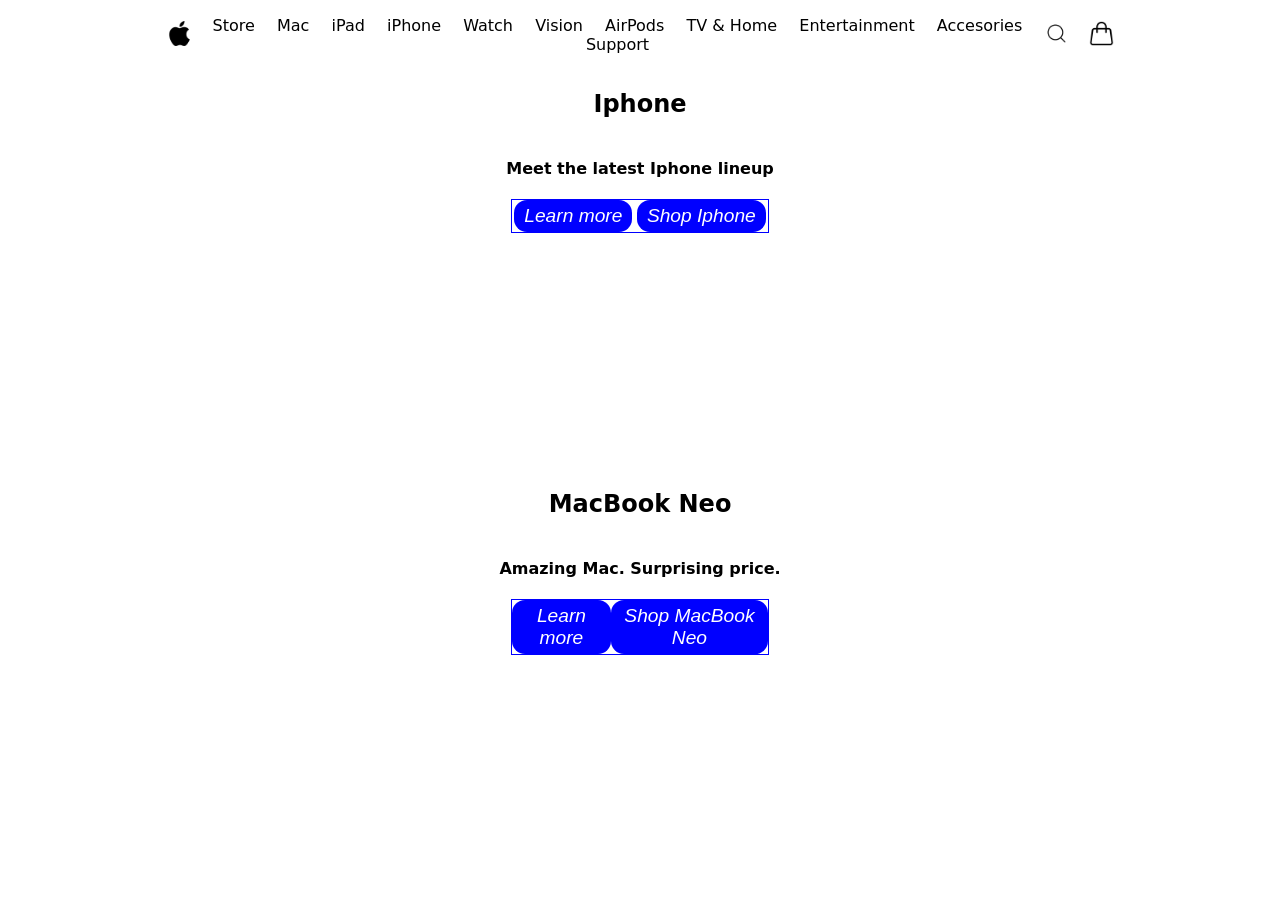
<file: Ejercicios/Pagina de Apple/index.html>
<!DOCTYPE html>
<html lang="en">
<head>
    <meta charset="UTF-8">
    <meta name="viewport" content="width=device-width, initial-scale=1.0">
    <title>Apple</title>
    <link rel="stylesheet" href="css/styles.css">
</head>

<body>


    <header>
        <div class="iconos-header">
            <img src="./img/apple-logo.png" alt="Apple Logo">
        </div>
        
        <nav>   
            <ul>
                <li><a href="https://www.apple.com/store">Store</a></li>
                <li><a href="https://www.apple.com/Mac">Mac</a></li>
                <li><a href="https://www.apple.com/ipad">iPad</a></li>
                <li><a href="https://www.apple.com/iphone">iPhone</a></li>
                <li><a href="https://www.apple.com/watch">Watch</a></li>
                <li><a href="https://www.apple.com/vision">Vision</a></li>
                <li><a href="https://www.apple.com/airpods">AirPods</a></li>
                <li><a href="https://www.apple.com/tv-home">TV & Home</a></li>
                <li><a href="https://www.apple.com/entertainment">Entertainment</a></li>
                <li><a href="https://www.apple.com/accessories">Accesories</a></li>
                <li><a href="https://www.apple.com/support">Support</a></li>
            </ul>
        </nav>

        <div class="iconos-container">

            <div class="iconos-header">

                <img src="./img/search-logo.png" alt="Search Logo">
            </div>

            <div class="iconos-header">
                <img src="./img/bag-logo.png" alt="Cart Logo">
            </div>
        </div>
    </header>

    <main>

        <section id="Iphone">
            <h1>Iphone</h1>
            <h4>Meet the latest Iphone lineup</h4>


            <div class="button-container">
                <button class="button-obj">Learn more</button>
                <button class="button-obj">Shop Iphone</button>
            </div>
        </section>

        <section id="MacBook-Neo">
            <h1>MacBook Neo</h1>
            <h4>Amazing Mac. Surprising price.</h4>

            <div class="button-container">
                <button class="button-obj">Learn more</button>
                <button class="button-obj">Shop MacBook Neo</button>
            </div>
        </section>
        <section></section>
    </main>

    <footer>
        
    </footer>
</body>
</html>
</file>
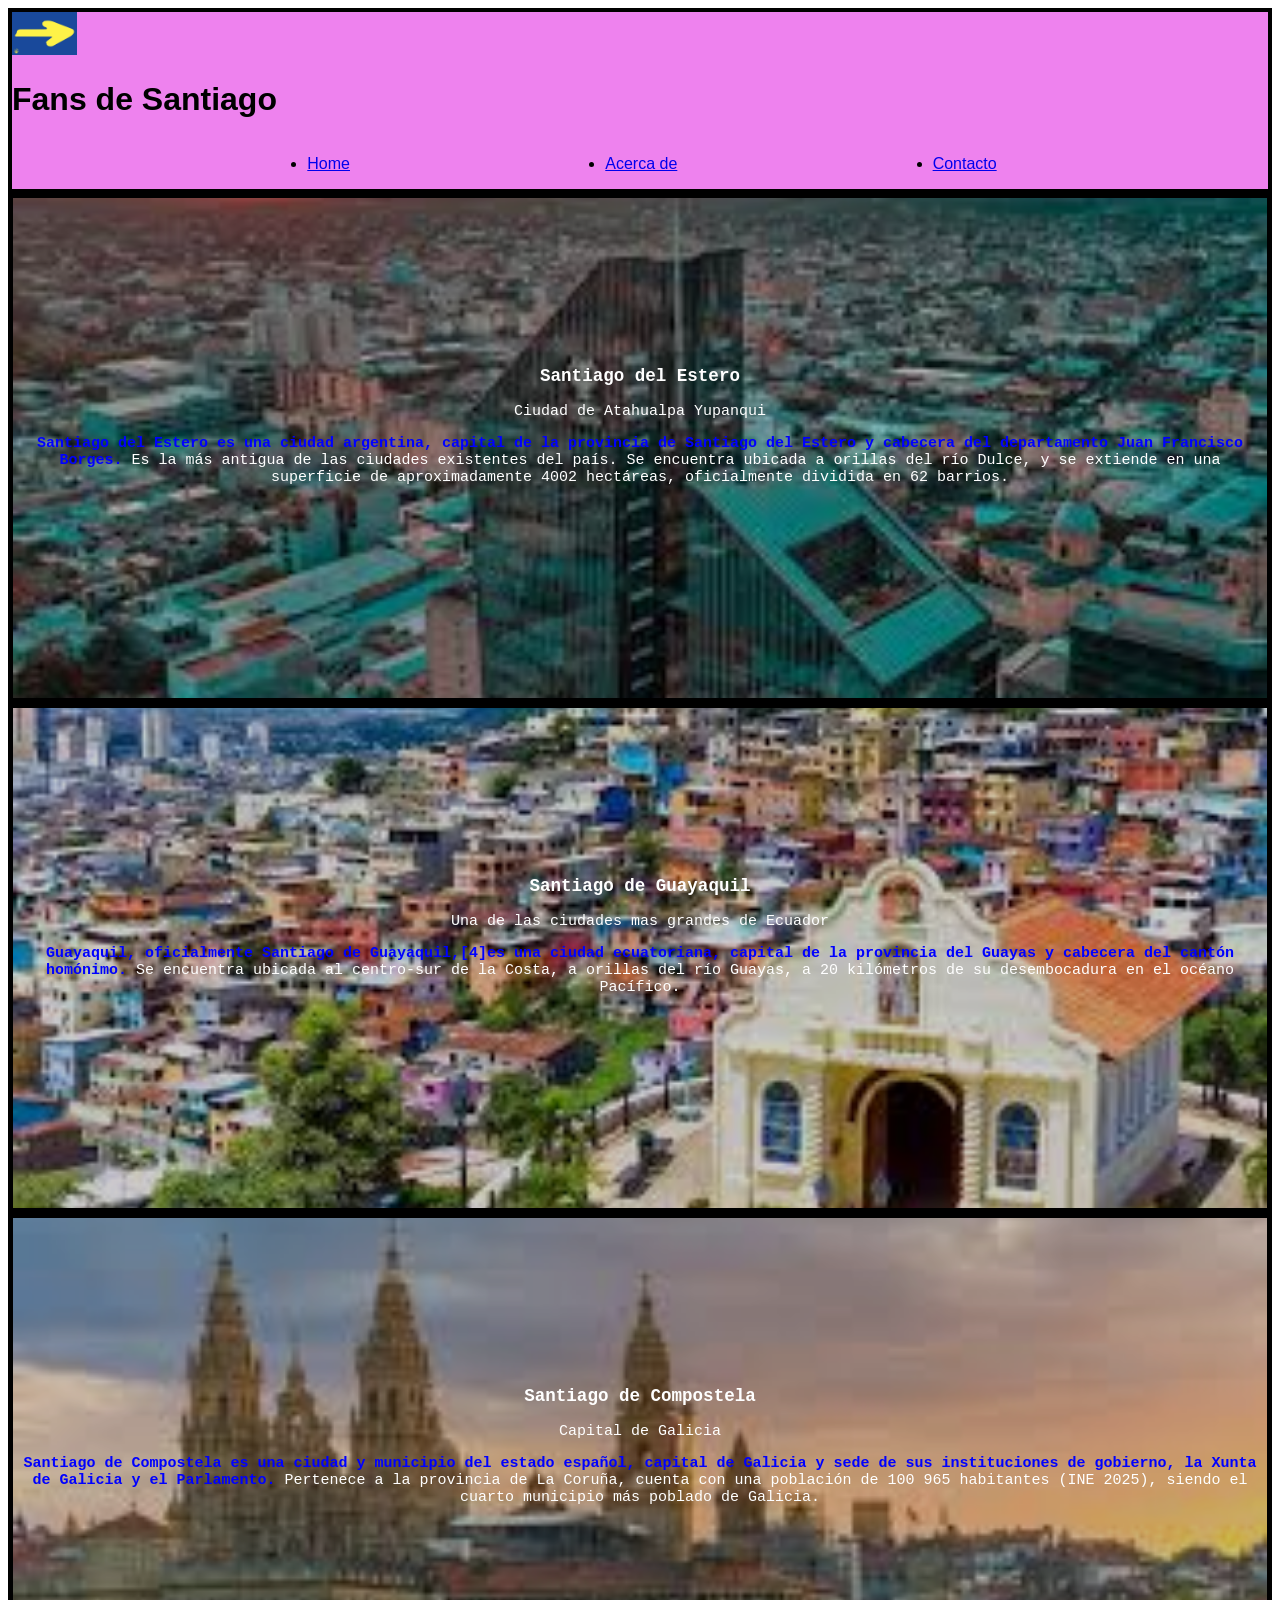
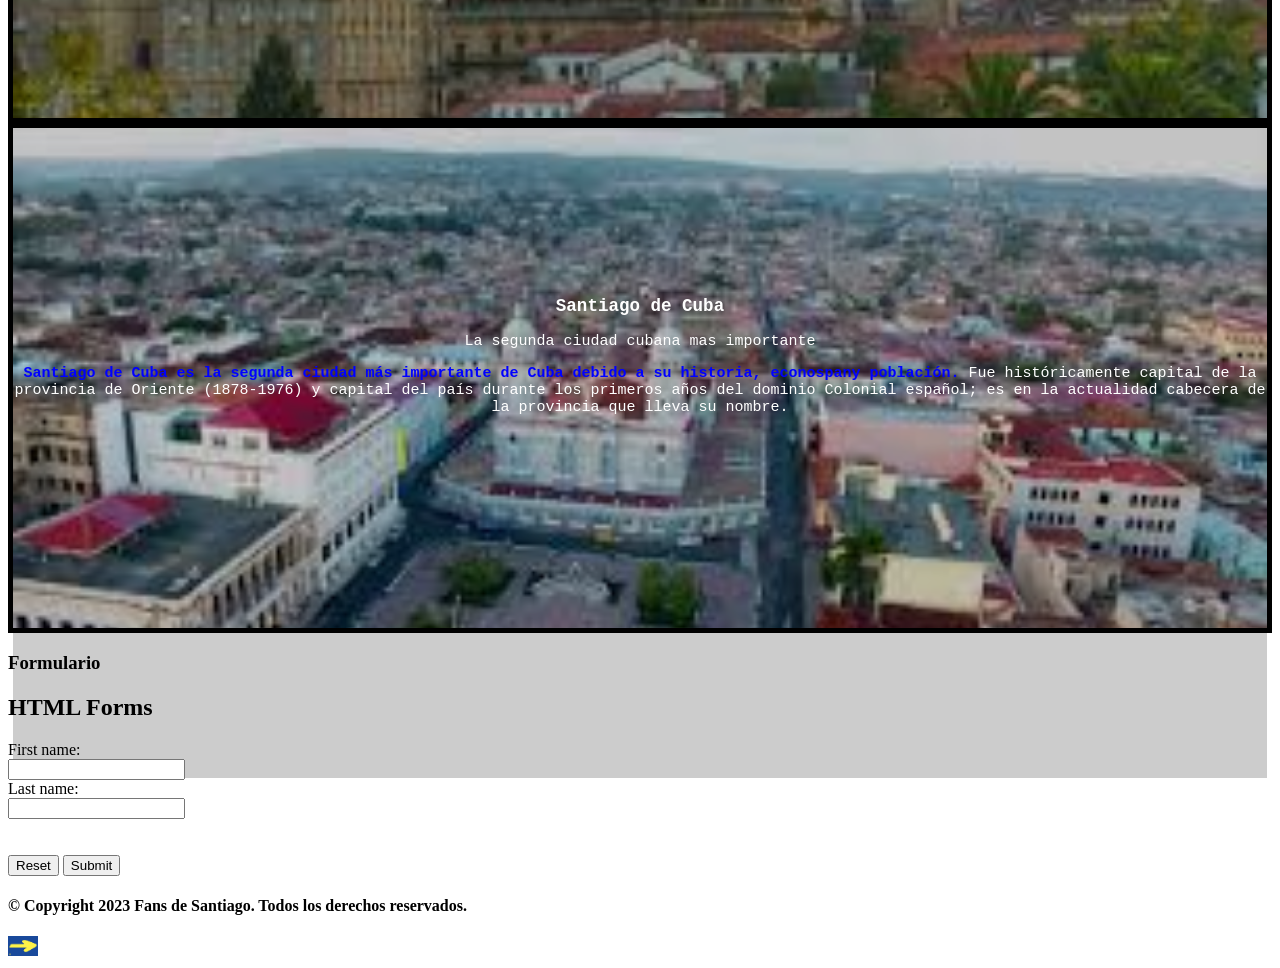
<file: Apuntes/00-html-css/Clase 3/index.html>
<!DOCTYPE html>
<html lang="en">

    <!--información no visible en la pagina-->
    <head>
        <meta charset="UTF-8"> <!--set de caracteres-->

        <!--viewport para diseño responsivo en cualquier dispositivo-->
        <!-- Ajusta el contenido al ancho de la pantalla -->
        <meta name="viewport" content="width=device-width, initial-scale=1.0"> 
        <title>Pagina de santiago (emulación)</HTMl></title> <!--titulo de la pagina, se muestra en la pestaña del navegador-->

        <!--css interno, no recomendado: 
        <style>
            header {
                background-color: violet; 
                border:4px solid black; 
                /** Fuentes web-safe (compatibilidad universal): https://www.w3schools.com/cssref/css_websafe_fonts.php */
                font-family: Arial, Helvetica, sans-serif;
            }
        </style>
        -->


        <!--External css o css externo-->
        <!--enlaza el archivo css styles.css-->
        <link rel="stylesheet" href="css/styles.css">

    </head>


    <body>

        <!--encabezado, parte superior de la pagina-->
        <header>
            
            <!--primer contenedor de la pagina, con logo y titulo-->
            <div>

                <!--* Se utiliza div para elementos en linea como img para luego poder manipularlo con css-->
                <div>
                    <img src="./img/imagen-flecha-amarilla.jpg" 
                    alt="Logo de la pagina"
                    class="Logo"> 
                </div>

                <h1>Fans de Santiago</h1>
            </div>

            <nav class="Menu"> <!--menu de navegacion-->
                <ul class="Elemento-Menu">
                    <li><a href="#">Home</a></li>
                    <li><a href="#">Acerca de</a></li>
                    <li><a href="#">Contacto</a></li>
                </ul>
            </nav>

        </header>

        <!--contenido principal de la pagina-->
        <main>

            <!--sección 1-->
            <section>
                <div class="Ciudad" id="estero">

                    <div class="Ciudad-texto">
                        <h3>Santiago del Estero</h3>
                        <p>Ciudad de Atahualpa Yupanqui</p>

                        <p>
                            <span class="destacado">Santiago del Estero es una ciudad argentina, capital de la provincia de Santiago del Estero y cabecera del departamento Juan Francisco Borges.</span>
                        
                            Es la más antigua de las ciudades existentes del país. Se encuentra ubicada a orillas del río Dulce, y se extiende en una superficie de aproximadamente 4002 hectáreas, oficialmente dividida en 62 barrios.
                        </p>
                    </div>
                    
                    </div>
                </div>

                <div class="Ciudad" id="guayaquil">

                    <div class="Ciudad-texto">

                        <h3>Santiago de Guayaquil</h3>
                        <p>Una de las ciudades mas grandes de Ecuador</p>

                        <p>
                            <span class="destacado">Guayaquil, oficialmente Santiago de Guayaquil,[4]​es una ciudad ecuatoriana, capital de la provincia del Guayas y cabecera del cantón homónimo.</span>
                            
                            Se encuentra ubicada al centro-sur de la Costa, a orillas del río Guayas, a 20 kilómetros de su desembocadura en el océano Pacífico.
                        </p>
                    </div>

                </div>

                <div class="Ciudad" id="compostela">

                    <div class="Ciudad-texto">
                        
                        <h3>Santiago de Compostela</h3>
                        <p>Capital de Galicia</p>

                        <p>
                            <span class="destacado">Santiago de Compostela es una ciudad y municipio del estado español, capital de Galicia y sede de sus instituciones de gobierno, la Xunta de Galicia y el Parlamento.</span>
                            
                            Pertenece a la provincia de La Coruña, cuenta con una población de 100 965 habitantes (INE 2025), siendo el cuarto municipio más poblado de Galicia.
                        </p>

                    </div>
                </div>

                <div class="Ciudad" id="cuba">


                    <!--div de ciudad texto-->
                    <div class="Ciudad-texto">
                        <h3>Santiago de Cuba</h3>
                        <p>La segunda ciudad cubana mas importante</p>

                        <p>
                            <span class="destacado">Santiago de Cuba es la segunda ciudad más importante de Cuba debido a su historia, econospany población.</span>
                            
                            Fue históricamente capital de la provincia de Oriente (1878-1976) y capital del país durante los primeros años del dominio Colonial español; es en la actualidad cabecera de la provincia que lleva su nombre.
                        </p>

                    </div>
                </div>
            </section>

            <!--sección 2: formulario-->
            <section>
                <h3>Formulario</h3>
                <h2>HTML Forms</h2>

                <form action="/action_page.php">

                    <label for="fname">First name:</label><br>
                    <input type="text" id="fname" name="fname"><br>
                    
                    <label for="lname">Last name:</label><br>
                    <input type="text" id="lname" name="lname"><br><br>
                    
                    <br>
                    <input type="reset">
                    <input type="submit" value="Submit">
                </form>
                
            </section>

        </main>

        <!--pie de pagina, parte inferior de la pagina-->
        <footer>
            <h4>&#169 Copyright 2023 Fans de Santiago. Todos los derechos reservados.</h4>

            <div>
                <img src="./img/imagen-flecha-amarilla.jpg" 
                alt="Logo de la pagina" 
                style="width: 30px;"
                class="Logo"> <!--css en linea-->
            </div>
            
        </footer>
    </body>


</html>
</file>
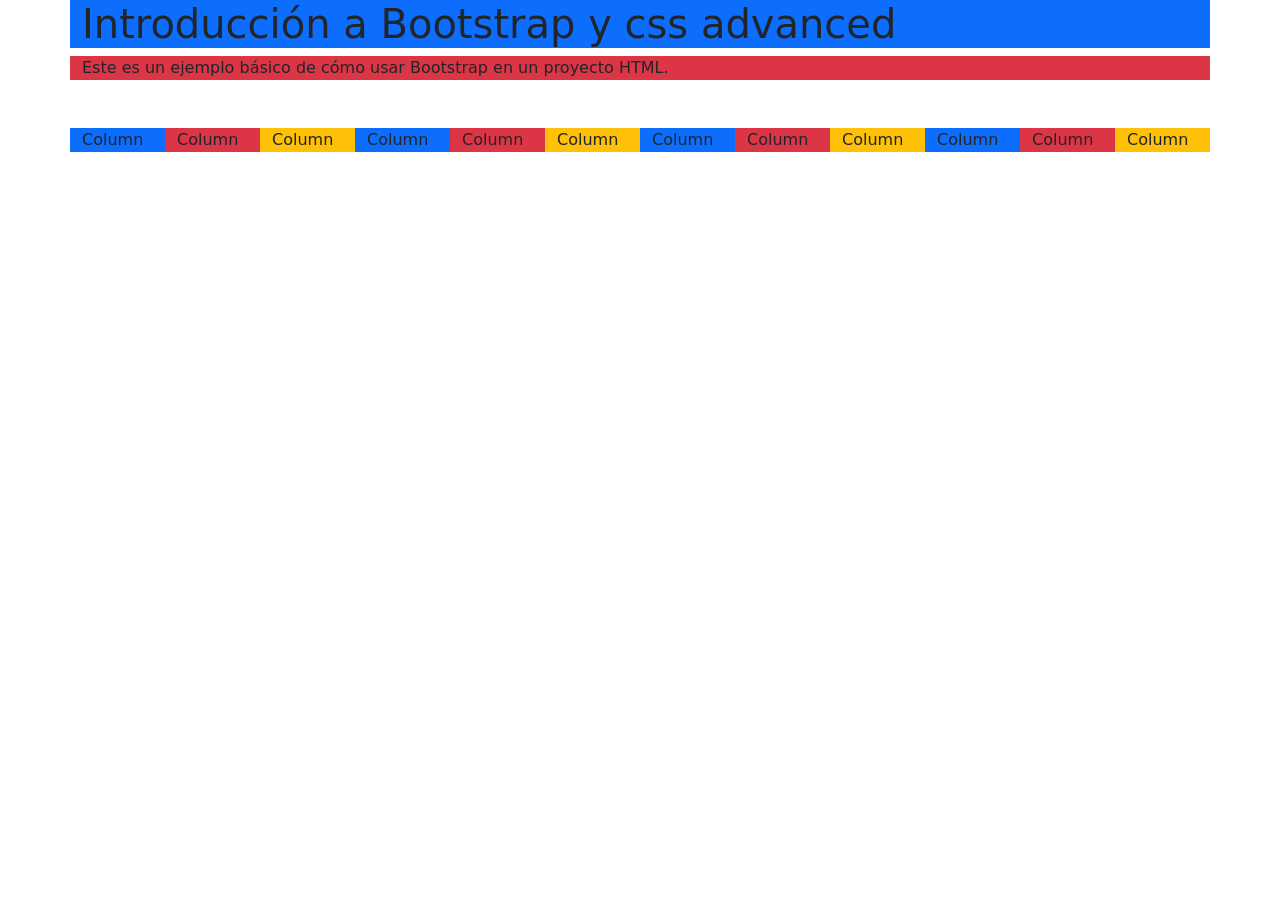
<file: Apuntes/00-html-css/Clase 6/index.html>
<!DOCTYPE html>
<html lang="en">

<head>
    <meta charset="UTF-8">
    <meta name="viewport" content="width=device-width, initial-scale=1.0">
    <title>Introducción a bootstrap</title>
    <link rel="stylesheet" href="./css/styles.css">
    <link href="https://cdn.jsdelivr.net/npm/bootstrap@5.0.2/dist/css/bootstrap.min.css" rel="stylesheet"
        integrity="sha384-EVSTQN3/azprG1Anm3QDgpJLIm9Nao0Yz1ztcQTwFspd3yD65VohhpuuCOmLASjC" crossorigin="anonymous">

</head>

<body>

    <div class="container bg-primary">
        <h1>Introducción a Bootstrap y css advanced</h1>
    </div>
    <div class="container bg-danger">
        <p>Este es un ejemplo básico de cómo usar Bootstrap en un proyecto HTML.</p>
    </div>


    <div class="container mt-5">
            <div class="row">
                <div class="col bg-primary">
                    Column
                </div>
                <div class="col bg-danger">
                    Column
                </div>
                <div class="col bg-warning">
                    Column
                </div>

                <div class="col bg-primary">
                    Column
                </div>
                <div class="col bg-danger">
                    Column
                </div>
                <div class="col bg-warning">
                    Column
                </div>

                <div class="col bg-primary">
                    Column
                </div>
                <div class="col bg-danger">
                    Column
                </div>
                <div class="col bg-warning">
                    Column
                </div>

                <div class="col bg-primary">
                    Column
                </div>
                <div class="col bg-danger">
                    Column
                </div>
                <div class="col bg-warning">
                    Column
                </div>

            </div>
    </div>

    


</body>

</html>
</file>
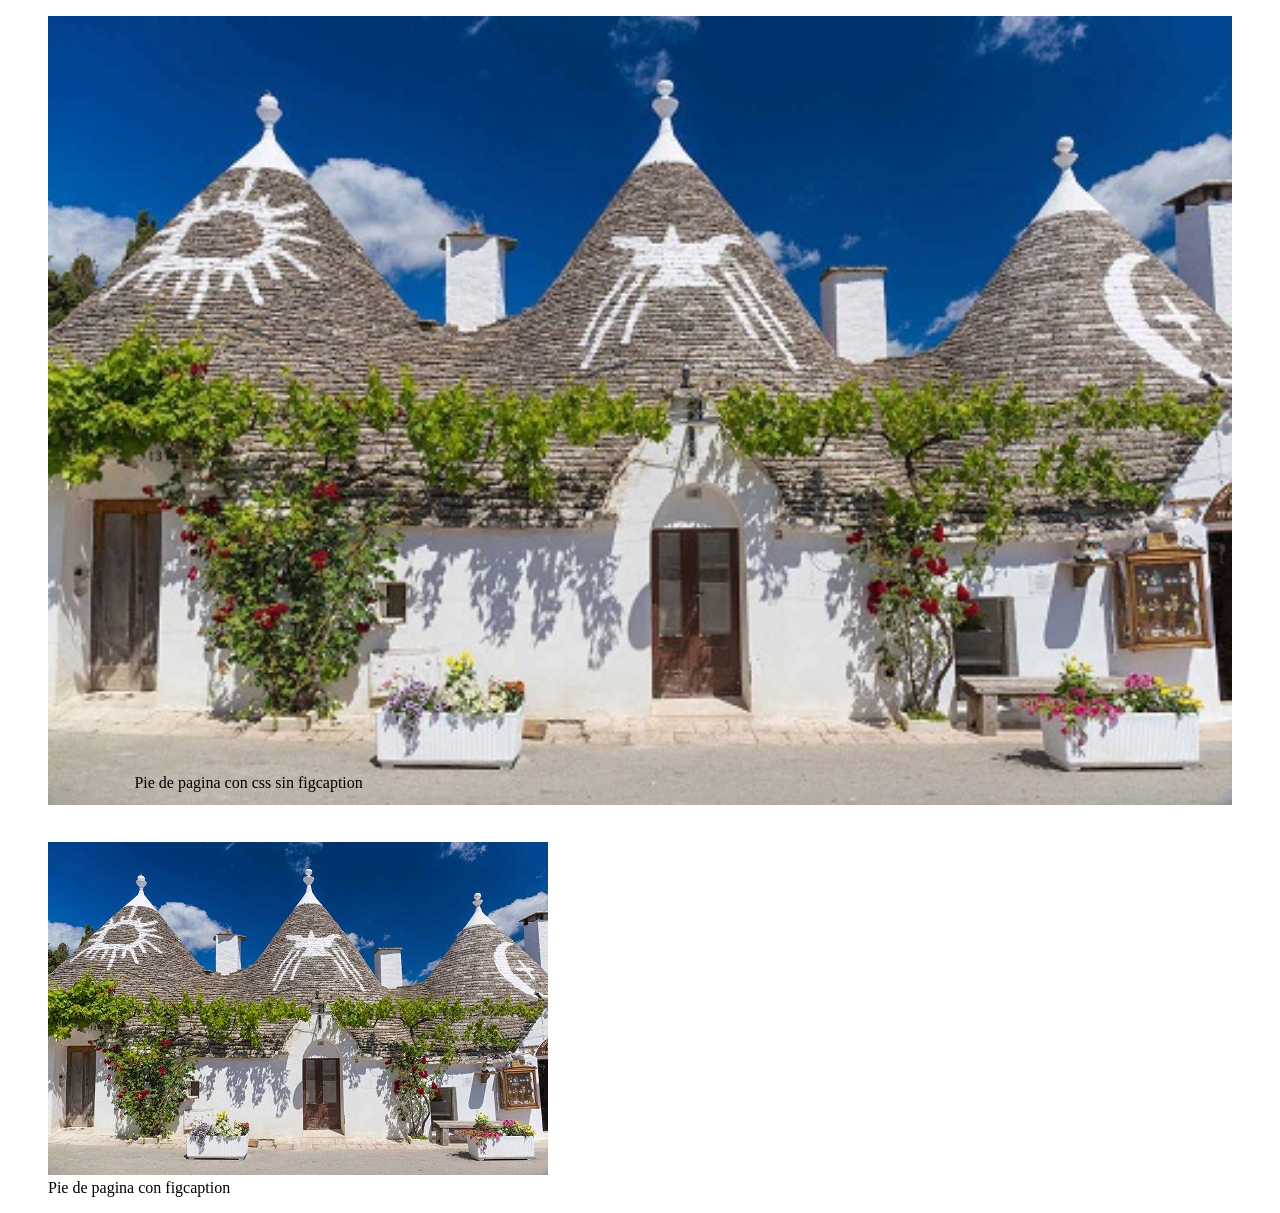
<file: Ejercicios/Etiquetas/Pie de pagina/index.html>
<!DOCTYPE html>
<html lang="en">
<head>
    <meta charset="UTF-8">
    <meta name="viewport" content="width=device-width, initial-scale=1.0">
    <title>Pie de pagina con figcaption e improvisado</title>
</head>
<body>

    <figure>
        <img src="./img/image.png" alt="Trulli" style="width:100%">
    </figure>

    <!--Pie de pagina improvisado con css en linea-->
    <p style= "margin-top: -4%; margin-left: 10%;"
    >Pie de pagina con css sin figcaption</p>

    <!--Salto de linea-->
    <br>

    <figure>
        <img src="./img/image.png" alt="Imagen"></img>
        <figcaption>Pie de pagina con figcaption</figcaption>
    </figure>
    
</body>
</html>
</file>
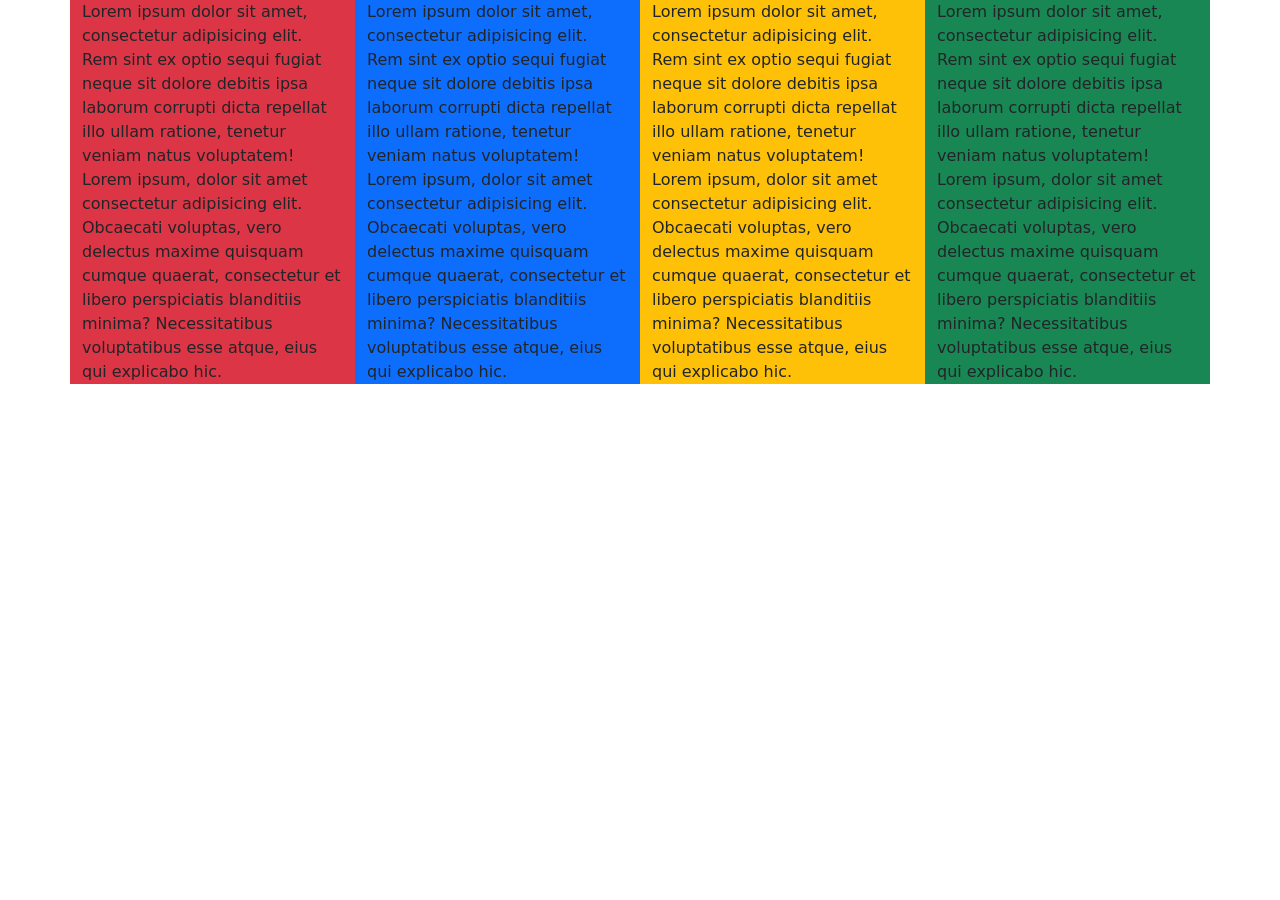
<file: Ejercicios/Etiquetas/Practicando bootstrap/index.html>
<!DOCTYPE html>
<html lang="en">

<head>
    <meta charset="UTF-8">
    <meta name="viewport" content="width=device-width, initial-scale=1.0">
    <link href="https://cdn.jsdelivr.net/npm/bootstrap@5.0.2/dist/css/bootstrap.min.css" rel="stylesheet"
        integrity="sha384-EVSTQN3/azprG1Anm3QDgpJLIm9Nao0Yz1ztcQTwFspd3yD65VohhpuuCOmLASjC" crossorigin="anonymous">

    <title>Practica</title>
</head>

<body>

    <!-- <div class="container bg-primary">
        dentro de un contenedor.
    </div>


    <div class="container-fluid bg-danger">
        de lado a lado.
    </div>

    <div class="container mt-5">
        <div class="row">
            <div class="col-1 bg-danger">
                Column 1
            </div>
            <div class="col-1 bg-primary">
                Column 2
            </div>
            <div class="col-1 bg-warning">
                Column 3
            </div>

            <div class="col-1 bg-danger">
                Column 4
            </div>
            <div class="col-1 bg-primary">
                Column 5
            </div>
            <div class="col-1 bg-warning">
                Column 6
            </div>

            <div class="col-1 bg-danger">
                Column 7
            </div>
            <div class="col-1 bg-primary">
                Column 8
            </div>
            <div class="col-1 bg-warning">
                Column 9
            </div>

            <div class="col-1 bg-danger">
                Column 10
            </div>
            <div class="col-1 bg-primary">
                Column 11
            </div>
            <div class="col-1 bg-warning">
                Column 12
            </div>
        </div>
    </div>

    <div class="container mt-5">
        <div class="row">
            <div class="col-2 bg-danger">
                Column 1
            </div>
            <div class="col-2 bg-primary">
                Column 2
            </div>
            <div class="col-2 bg-warning">
                Column 3
            </div>

            <div class="col-2 bg-danger">
                Column 4
            </div>
            <div class="col-2 bg-primary">
                Column 5
            </div>

            <div class="col-2 bg-primary">
                Column 6
            </div>
        </div>
    </div>

    <div class="container mt-5">
        <div class="row">
            <div class="col-3 bg-danger">
                Column 1
            </div>
            <div class="col-3 bg-primary">
                Column 2
            </div>
            <div class="col-3 bg-warning">
                Column 3
            </div>

            <div class="col-3 bg-danger">
                Column 4
            </div>
        </div>
    </div>

    <div class="container mt-5">
        <div class="row">
            <div class="col-4 bg-danger">
                Column 1
            </div>
            <div class="col-4 bg-primary">
                Column 2
            </div>
            <div class="col-4 bg-warning">
                Column 3
            </div>
        </div>
    </div>

    <div class="container mt-5">
        <div class="row">
            <div class="col-6 bg-danger">
                Column 1
            </div>
            <div class="col-6 bg-primary">
                Column 2
            </div>
            
        </div>
    </div> -->

    <div class="container">
        <div class="row">
            <div class="col-12 col-md-6 col-lg-3 bg-danger">Lorem ipsum dolor sit amet, consectetur adipisicing elit. Rem sint ex optio sequi fugiat neque sit dolore debitis ipsa laborum corrupti dicta repellat illo ullam ratione, tenetur veniam natus voluptatem! Lorem ipsum, dolor sit amet consectetur adipisicing elit. Obcaecati voluptas, vero delectus maxime quisquam cumque quaerat, consectetur et libero perspiciatis blanditiis minima? Necessitatibus voluptatibus esse atque, eius qui explicabo hic.</div>
            <div class="col-12 col-md-6 col-lg-3 bg-primary">Lorem ipsum dolor sit amet, consectetur adipisicing elit. Rem sint ex optio sequi fugiat neque sit dolore debitis ipsa laborum corrupti dicta repellat illo ullam ratione, tenetur veniam natus voluptatem! Lorem ipsum, dolor sit amet consectetur adipisicing elit. Obcaecati voluptas, vero delectus maxime quisquam cumque quaerat, consectetur et libero perspiciatis blanditiis minima? Necessitatibus voluptatibus esse atque, eius qui explicabo hic.</div>
            <div class="col-12 col-md-6 col-lg-3 bg-warning">Lorem ipsum dolor sit amet, consectetur adipisicing elit. Rem sint ex optio sequi fugiat neque sit dolore debitis ipsa laborum corrupti dicta repellat illo ullam ratione, tenetur veniam natus voluptatem! Lorem ipsum, dolor sit amet consectetur adipisicing elit. Obcaecati voluptas, vero delectus maxime quisquam cumque quaerat, consectetur et libero perspiciatis blanditiis minima? Necessitatibus voluptatibus esse atque, eius qui explicabo hic.</div>
            <div class="col-12 col-md-6 col-lg-3 bg-success">Lorem ipsum dolor sit amet, consectetur adipisicing elit. Rem sint ex optio sequi fugiat neque sit dolore debitis ipsa laborum corrupti dicta repellat illo ullam ratione, tenetur veniam natus voluptatem! Lorem ipsum, dolor sit amet consectetur adipisicing elit. Obcaecati voluptas, vero delectus maxime quisquam cumque quaerat, consectetur et libero perspiciatis blanditiis minima? Necessitatibus voluptatibus esse atque, eius qui explicabo hic.</div>
        </div>
    </div>

</body>

</html>
</file>
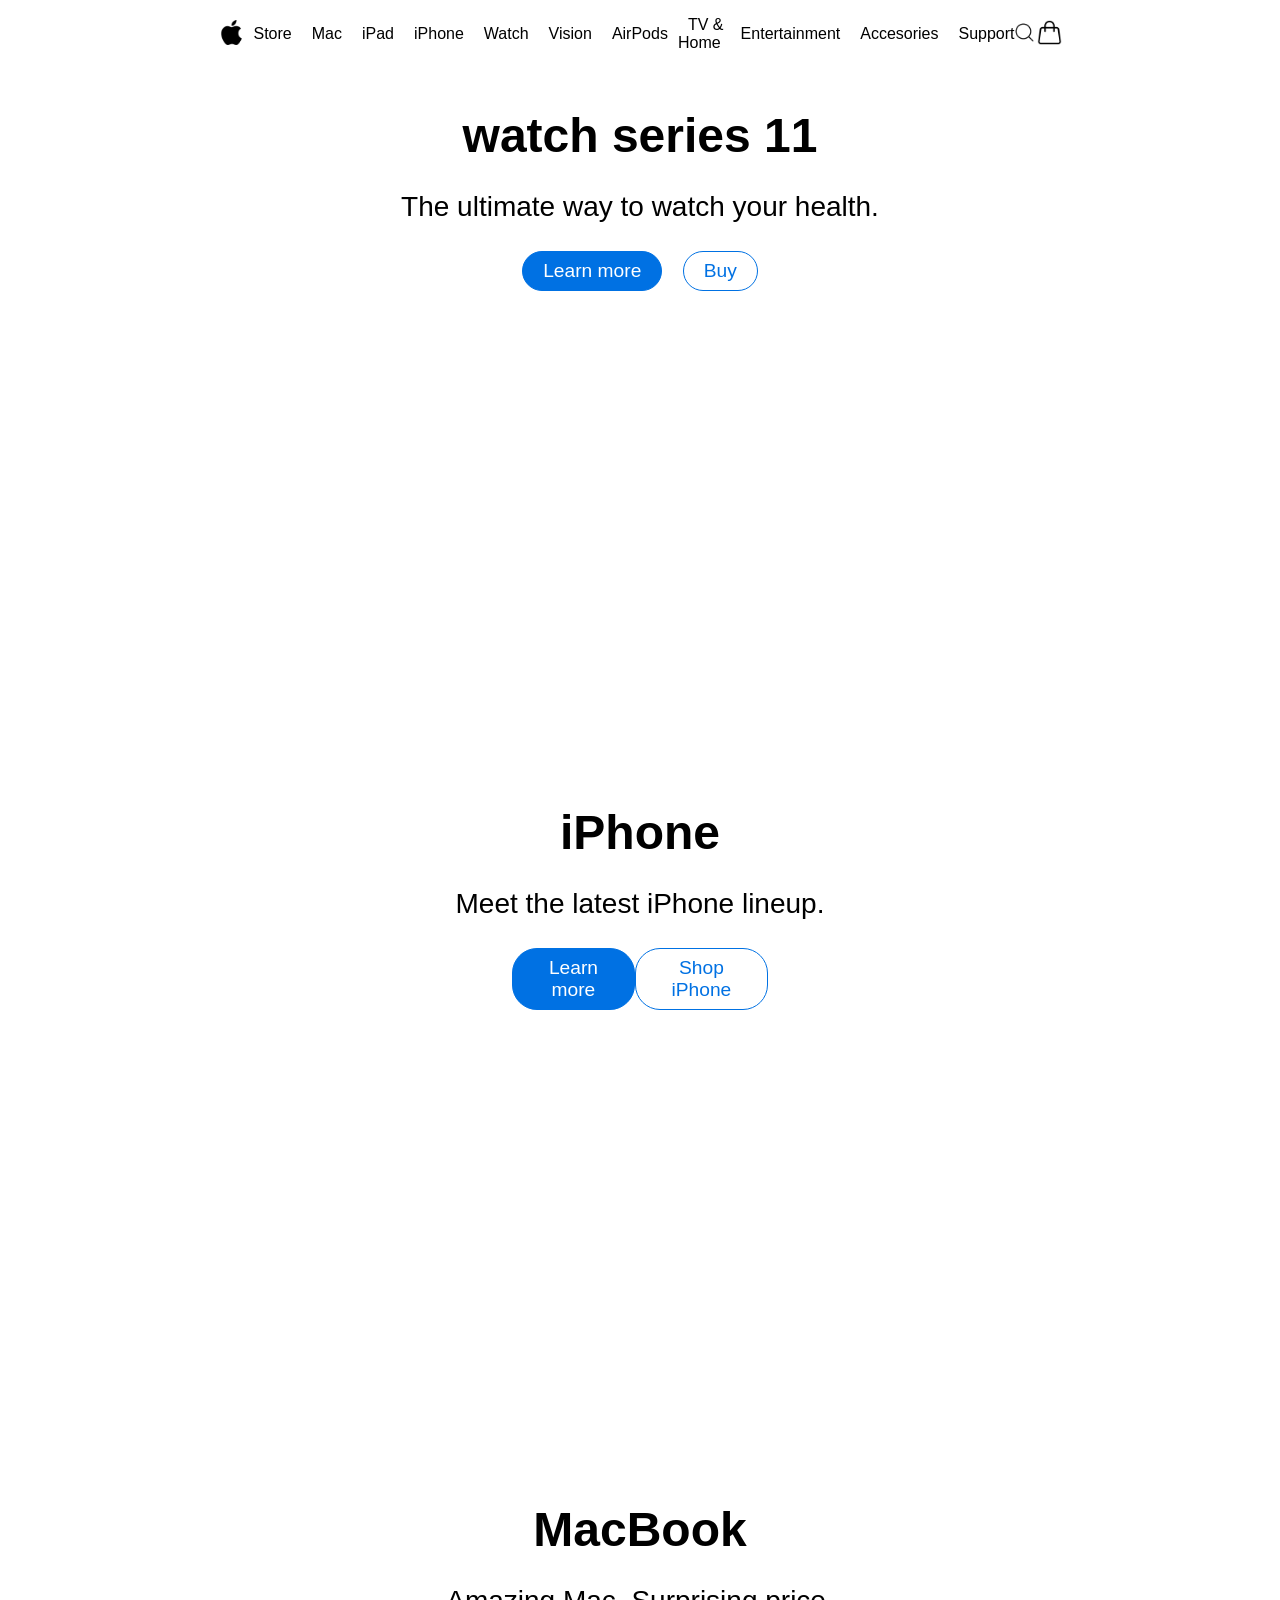
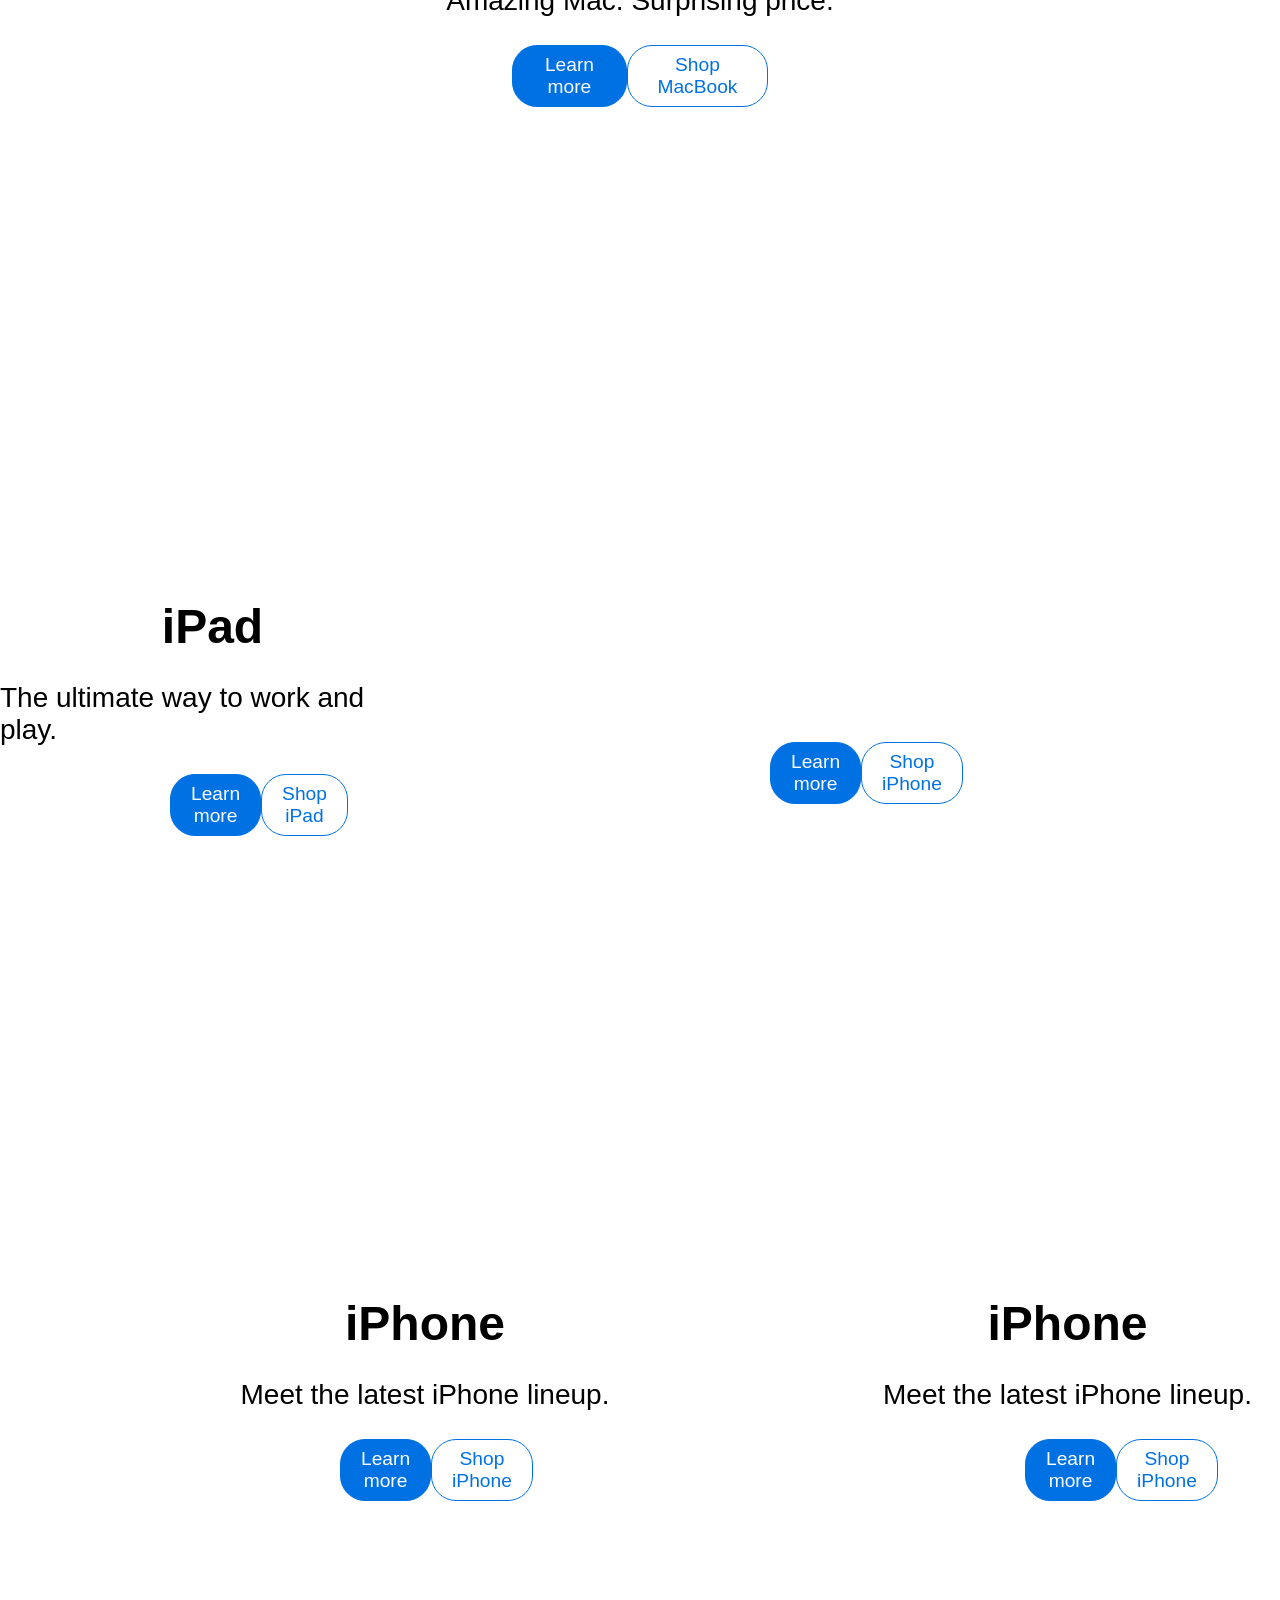
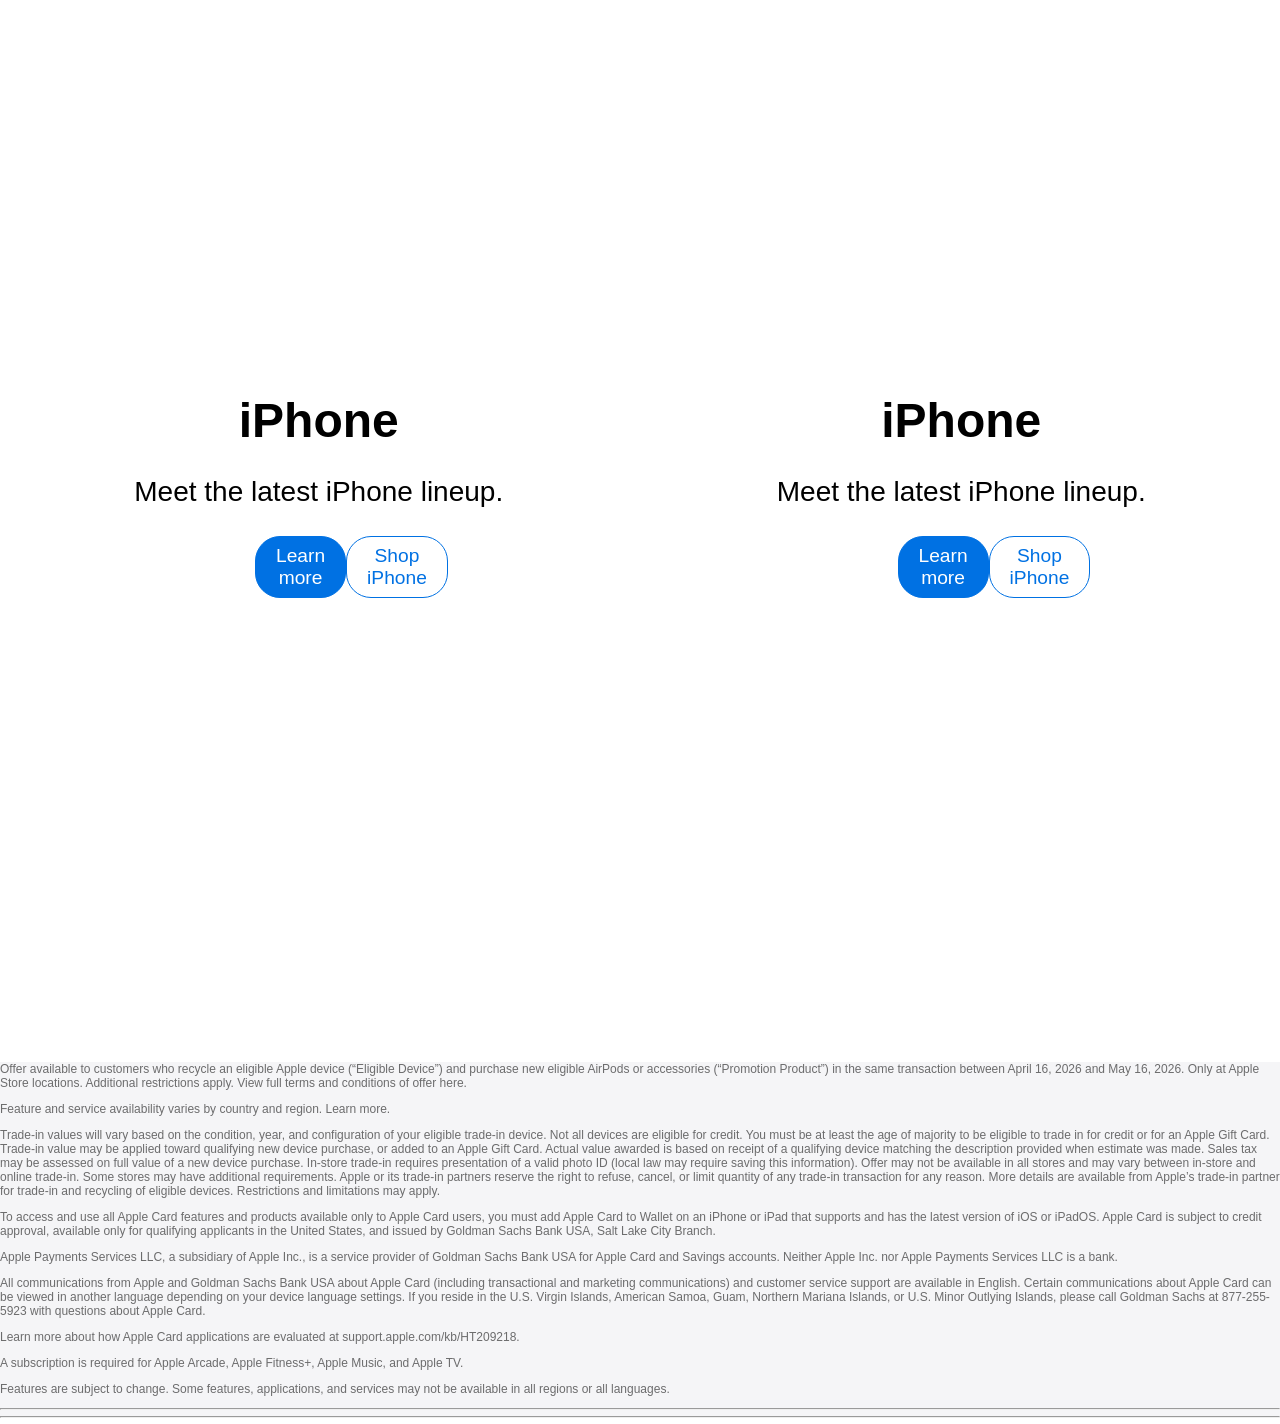
<file: Ejercicios/Paginas/Apple/index.html>
<!doctype html>
<html lang="es">

<head>
    <meta charset="UTF-8" />
    <meta name="viewport" content="width=device-width, initial-scale=1.0" />
    <title>Pagina apple</title>
    <link rel="stylesheet" href="./css/styles.css" />
</head>

<body>
    <header>
        <div class="icono-header">
            <img src="./img/apple-logo.png" alt="logo-apple" />
        </div>
        <nav>
            <ul>
                <li>
                    <a href="https://www.apple.com/store">Store</a>
                </li>

                <li>
                    <a href="https://www.apple.com/mac/">Mac</a>
                </li>

                <li>
                    <a href="https://www.apple.com/ipad/"> iPad</a>
                </li>

                <li>
                    <a href="https://www.apple.com/iphone/"> iPhone</a>
                </li>

                <li>
                    <a href="https://www.apple.com/watch/"> Watch</a>
                </li>

                <li>
                    <a href="https://www.apple.com/apple-vision-pro/"> Vision</a>
                </li>

                <li>
                    <a href="https://www.apple.com/airpods/"> AirPods </a>
                </li>

                <li>
                    <a href="https://www.apple.com/tv-home/"> TV & Home </a>
                </li>

                <li>
                    <a href="https://www.apple.com/services/"> Entertainment</a>
                </li>

                <li>
                    <a href="https://www.apple.com/shop/accessories/all">Accesories</a>
                </li>

                <li>
                    <a href="https://support.apple.com/"> Support</a>
                </li>
            </ul>
        </nav>
        <div class="icono-container">
            <div class="icono-header">
                <img src="./img/search-logo.png" alt="lupa" />
            </div>
            <div class="icono-header">
                <img src="./img/bag-logo.png" alt="bolso" />
            </div>
        </div>
    </header>

    <main>
        <section id="watch">
            <h2 class="prod-titulo">watch series 11</h2>
            <p class="prod-descripcion">The ultimate way to watch your health.</p>
            <div class="button-container">
                <div class="button">
                    <button class="btn-primario">Learn more</button>
                </div>
                <div class="button">
                    <button class="btn-secundario">Buy</button>
                </div>
            </div>
        </section>

        <section id="iphone">
            <!--  -->
            <h2 class="prod-titulo">iPhone</h2>
            <p class="prod-descripcion">Meet the latest iPhone lineup.</p>
            <div class="button-container">
                <div class="button">
                    <button class="btn-primario">Learn more</button>
                </div>
                <div class="button">
                    <button class="btn-secundario">Shop iPhone</button>
                </div>
            </div>
        </section>

        <section id="macbook">
            <h2 class="prod-titulo">MacBook</h2>
            <p class="prod-descripcion">Amazing Mac. Surprising price.</p>
            <div class="button-container">
                <div class="button">
                    <button class="btn-primario">Learn more</button>
                </div>
                <div class="button">
                    <button class="btn-secundario">Shop MacBook</button>
                </div>
            </div>
        </section>

        <div class="section-container">
            <section id="ipad">
                <h2 class="prod-titulo">iPad</h2>
                <p class="prod-descripcion">The ultimate way to work and play.</p>
                <div class="button-container">
                    <div class="button">
                        <button class="btn-primario">Learn more</button>
                    </div>
                    <div class="button">
                        <button class="btn-secundario">Shop iPad</button>
                    </div>
                </div>
            </section>

            <section id="macbookpro">
                <h2 class="prod-titulo">iPhone</h2>
                <p class="prod-descripcion">Meet the latest iPhone lineup.</p>
                <div class="button-container">
                    <div class="button">
                        <button class="btn-primario">Learn more</button>
                    </div>
                    <div class="button">
                        <button class="btn-secundario">Shop iPhone</button>
                    </div>
                </div>
            </section>
        </div>

        <div class="section-container">
            <section id="airpods">
                <h2 class="prod-titulo">iPhone</h2>
                <p class="prod-descripcion">Meet the latest iPhone lineup.</p>
                <div class="button-container">
                    <div class="button">
                        <button class="btn-primario">Learn more</button>
                    </div>
                    <div class="button">
                        <button class="btn-secundario">Shop iPhone</button>
                    </div>
                </div>
            </section>

            <section id="card">
                <h2 class="prod-titulo">iPhone</h2>
                <p class="prod-descripcion">Meet the latest iPhone lineup.</p>
                <div class="button-container">
                    <div class="button">
                        <button class="btn-primario">Learn more</button>
                    </div>
                    <div class="button">
                        <button class="btn-secundario">Shop iPhone</button>
                    </div>
                </div>
            </section>
        </div>

        <div class="section-container">
            <section id="promo">
                <h2 class="prod-titulo">iPhone</h2>
                <p class="prod-descripcion">Meet the latest iPhone lineup.</p>
                <div class="button-container">
                    <div class="button">
                        <button class="btn-primario">Learn more</button>
                    </div>
                    <div class="button">
                        <button class="btn-secundario">Shop iPhone</button>
                    </div>
                </div>
            </section>

            <section id="business">
                <h2 class="prod-titulo">iPhone</h2>
                <p class="prod-descripcion">Meet the latest iPhone lineup.</p>
                <div class="button-container">
                    <div class="button">
                        <button class="btn-primario">Learn more</button>
                    </div>
                    <div class="button">
                        <button class="btn-secundario">Shop iPhone</button>
                    </div>
                </div>
            </section>
        </div>
    </main>

    <footer>
        <div class="footer-legal">
            <p>
                Offer available to customers who recycle an eligible Apple device
                (“Eligible Device”) and purchase new eligible AirPods or accessories
                (“Promotion Product”) in the same transaction between April 16, 2026
                and May 16, 2026. Only at Apple Store locations. Additional
                restrictions apply. View full terms and conditions of offer here.
            </p>
            <p>
                Feature and service availability varies by country and region. Learn
                more.
            </p>
            <p>
                Trade‑in values will vary based on the condition, year, and
                configuration of your eligible trade‑in device. Not all devices are
                eligible for credit. You must be at least the age of majority to be
                eligible to trade in for credit or for an Apple Gift Card. Trade‑in
                value may be applied toward qualifying new device purchase, or added
                to an Apple Gift Card. Actual value awarded is based on receipt of a
                qualifying device matching the description provided when estimate was
                made. Sales tax may be assessed on full value of a new device
                purchase. In‑store trade‑in requires presentation of a valid photo ID
                (local law may require saving this information). Offer may not be
                available in all stores and may vary between in‑store and online
                trade‑in. Some stores may have additional requirements. Apple or its
                trade‑in partners reserve the right to refuse, cancel, or limit
                quantity of any trade‑in transaction for any reason. More details are
                available from Apple’s trade-in partner for trade‑in and recycling of
                eligible devices. Restrictions and limitations may apply.
            </p>
            <p>
                To access and use all Apple Card features and products available only
                to Apple Card users, you must add Apple Card to Wallet on an iPhone or
                iPad that supports and has the latest version of iOS or iPadOS. Apple
                Card is subject to credit approval, available only for qualifying
                applicants in the United States, and issued by Goldman Sachs Bank USA,
                Salt Lake City Branch.
            </p>
            <p>
                Apple Payments Services LLC, a subsidiary of Apple Inc., is a service
                provider of Goldman Sachs Bank USA for Apple Card and Savings
                accounts. Neither Apple Inc. nor Apple Payments Services LLC is a
                bank.
            </p>
            <p>
                All communications from Apple and Goldman Sachs Bank USA about Apple
                Card (including transactional and marketing communications) and
                customer service support are available in English. Certain
                communications about Apple Card can be viewed in another language
                depending on your device language settings. If you reside in the U.S.
                Virgin Islands, American Samoa, Guam, Northern Mariana Islands, or
                U.S. Minor Outlying Islands, please call Goldman Sachs at 877-255-5923
                with questions about Apple Card.
            </p>
            <p>
                Learn more about how Apple Card applications are evaluated at
                support.apple.com/kb/HT209218.
            </p>
            <p>
                A subscription is required for Apple Arcade, Apple Fitness+, Apple
                Music, and Apple TV.
            </p>
            <p>
                Features are subject to change. Some features, applications, and
                services may not be available in all regions or all languages.
            </p>
        </div>
        <hr />
        <div class="footer-nav"></div>
        <hr />
        <div class="footer-copyright"></div>
    </footer>
</body>

</html>
</file>
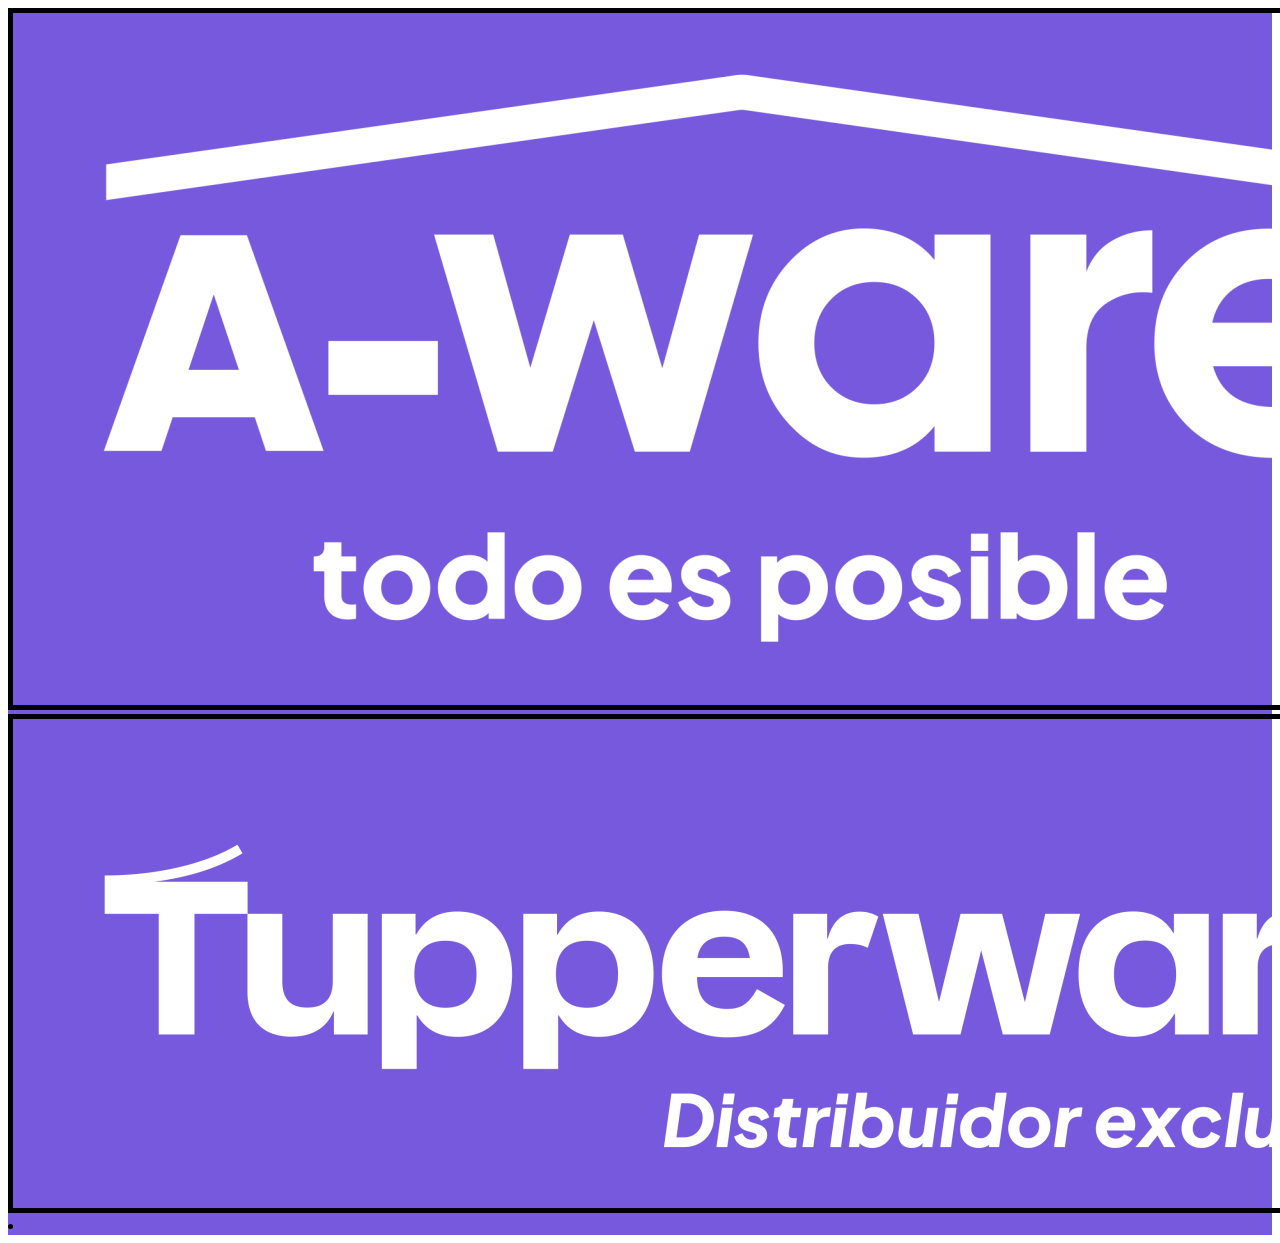
<file: Ejercicios/Paginas/Tapperware/index.html>
<!DOCTYPE html>
<html lang="en">
<head>
    <meta charset="UTF-8">
    <meta name="viewport" content="width=device-width, initial-scale=1.0">
    <title>Tapperware Page - practica</title>
    <link rel="stylesheet" href="css/styles.css">

</head>
<body>
    
    <header>
        <img src="./img/sloganEmpresa.png" alt="Slogan de Tapperware">
        <img src="./img/tituloPagina.png" alt="Titulo de la pagina">
        <nav>
            <li>
                <a href=""></a>
                <a href=""></a>
                <a href=""></a>
                <a href=""></a>
                <a href=""></a>
            </li>
        </nav>
    </header>
    <main>

    </main>
    <footer>


    </footer>
    

</body>
</html>


</body>
</html>
</file>
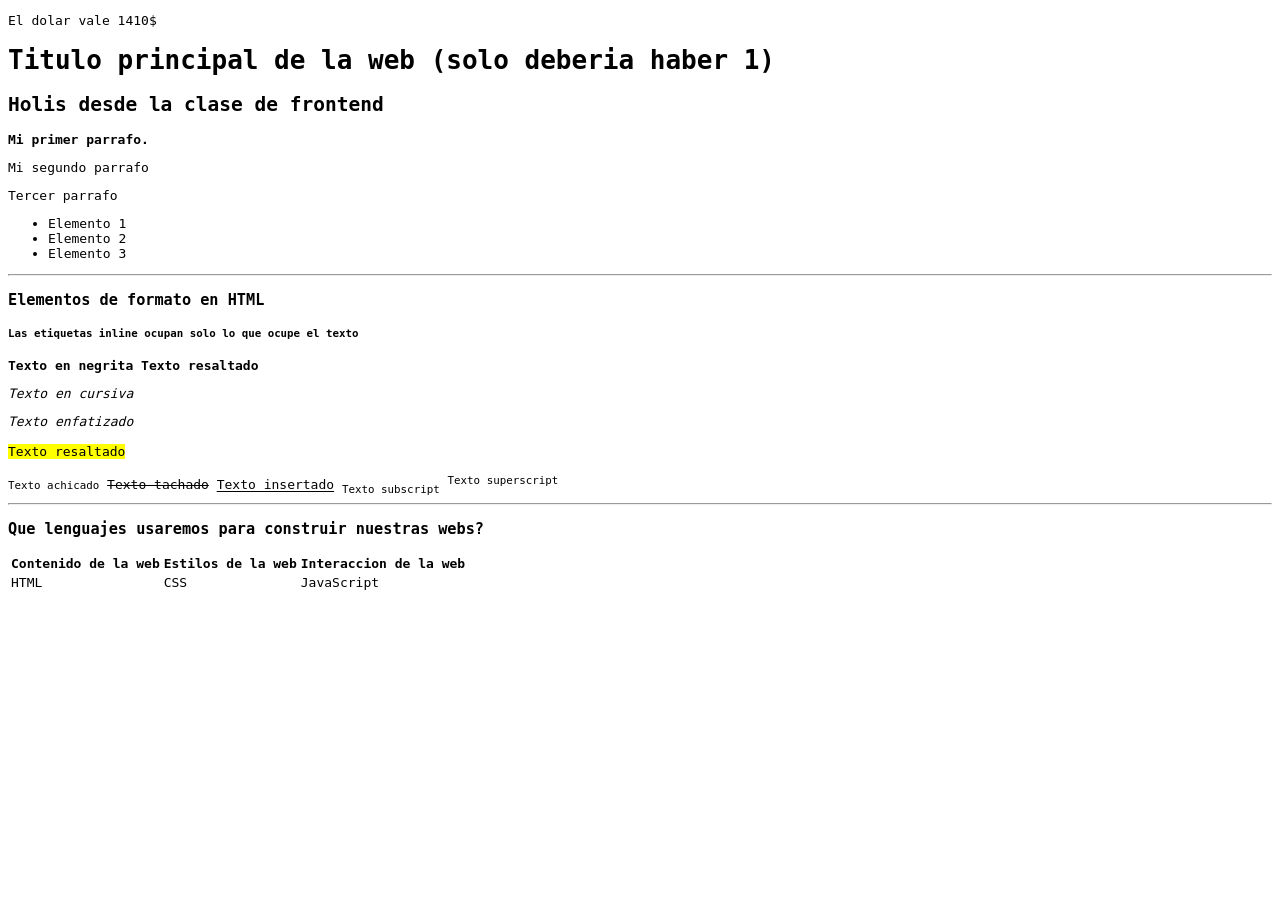
<file: Apuntes/Clase 1/Index de la clase.html>
<!DOCTYPE html>
<html lang="en-US">

    <!-- <head> informacion no visible -->
    <head>
        <title>Introduccion a HTML div 131</title>

        <!-- CSS Externo / External CSS 
        <link rel="stylesheet" href="style.css">
        -->

        <!-- CSS Interno / Internal CSS -->

        <!-- Atajo para hacer comentarios HTML 
            Ctrl + / 
        -->
        <style>
            body {
                font-family: monospace;
            }
        </style>
    </head>


    <!-- <body> informacion visible -->
    <body>
        <p>El dolar vale 1410$</p>
    
        <!-- CSS en linea / Inline CSS -->
        <h1 >Titulo principal de la web (solo deberia haber 1)</h1>
        <h2>Holis desde la clase de frontend</h2>
        <p>
            <strong>Mi primer parrafo.</strong>
        </p>

        <p>Mi segundo parrafo</p>
    

        <p>Tercer parrafo</p>

        <!-- Lista desordenada o Unordered List-->
        <ul>
            <li>Elemento 1</li>
            <li>Elemento 2</li>
            <li>Elemento 3</li>
        </ul>

        <!-- Linea divisoria -->
        <hr>


        <!-- Etiquetas de formato HTML -->
        <h3>Elementos de formato en HTML</h3>
        <h5>Las etiquetas inline ocupan solo lo que ocupe el texto</h5>
        <b>Texto en negrita</b>
        <strong>Texto resaltado</strong>

        <p>
            <i>Texto en cursiva</i>
        </p>

        <em>Texto enfatizado</em>
        
        <!-- Saltos de linea br -->
        <br> 
        <br> 
        <mark>Texto resaltado</mark>
        <br>
        <br> 

        <small>Texto achicado</small>
        <del>Texto tachado</del>
        <ins>Texto insertado</ins>
        <sub>Texto subscript</sub>
        <sup>Texto superscript</sup>


        <hr>

        <!-- Etiqueta table / Tabla con las tecnologias de frontend -->

        <!-- CSS en linea o inline, No recomendable!
            <table style="border: 2px solid rebeccapurple;">  
        -->

        <h3>Que lenguajes usaremos para construir nuestras webs?</h3>
        <table> 

            <!-- Definimos la primer fila (row) de la tabla, table row (tr)-->
            <tr>
                <th>Contenido de la web</th>
                <th>Estilos de la web</th>
                <th>Interaccion de la web</th>
            </tr>

            <tr>
                <td>HTML</td>
                <td>CSS</td>
                <td>JavaScript</td>
            </tr>

            <!-- Que hay adentro de cada tr?
            
                table heading (th) titulos de la tabla
                
                table data (td) informacion de la tabla
            -->
        </table>

    </body>
</html>
</file>
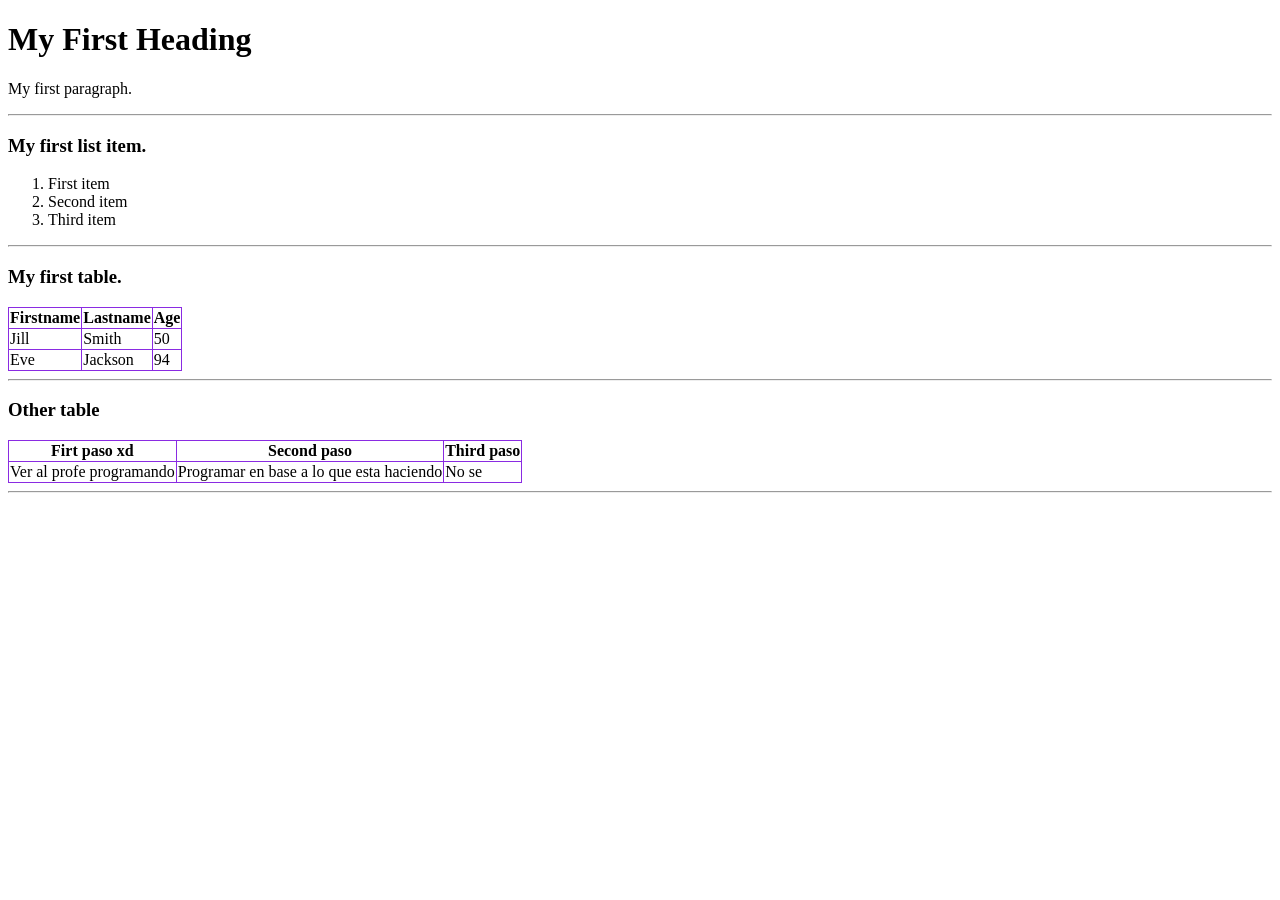
<file: Apuntes/Clase 1/Primer paso.html>
<!-- El DOCTYPE es una declaración que se coloca al inicio de un documento HTML 
 para indicar al navegador qué versión de HTML se está utilizando. 
 Esto ayuda a garantizar que el navegador interprete y renderice el contenido 
 de la página de manera correcta. En este caso, se está utilizando HTML5, 
 que es la versión más reciente y ampliamente soportada del lenguaje HTML. -->
<!DOCTYPE html>

<html lang="es">

    <head>
        <!-- css externo, me remito a un archivo css -->
        <link  href="www.google.com">

        <title>My First HTML Page</title>

        <!-- Css interno (no recomendable, mejor que este en un archivo css aparte)
         agrego estilos a la tabla (bordes) y a las filas y columnas    -->
        <style>
            table, th, td{
                border: 1px solid black;
                border-color: blueviolet;
                border-collapse: collapse;
                border-style: solid;
            }
        </style>
    </head>

    <body>

        <h1>My First Heading</h1>
        <p>My first paragraph.</p>

        <hr>

        <h3>My first list item.</h3>
        <ol>
            <li>First item</li>
            <li>Second item</li>
            <li>Third item</li>
        </ol>

        <hr>

        <h3>My first table.</h3>
        <table>
            <!-- La etiqueta <tr> define el nombre de una fila en una tabla (y la fila en sí),
                mientras que la etiqueta <td> define una 
                celda de datos dentro de esa fila.-->
            <tr>
                <th>Firstname</th>
                <th>Lastname</th>
                <th>Age</th>
            </tr>
            <tr>
                <td>Jill</td>
                <td>Smith</td>
                <td>50</td>
            </tr>
            <tr>
                <td>Eve</td>
                <td>Jackson</td>
                <td>94</td>
            </tr>   
        </table>
        <hr>
        <h3>Other table</h3>

        <table>
            <tr>
                <th>Firt paso xd</th>
                <th>Second paso</th>
                <th>Third paso</th>
            </tr>
            <tr>
                <td>Ver al profe programando</td>
                <td>Programar en base a lo que esta haciendo</td>
                <td>No se</td>
            </tr>
        </table>
        <hr>
    </body>


</html>
</file>
<file: Ejercicios/Pagina de Apple/css/styles.css>
/*
============================
        Maquetas
============================
*/

/* multiples selectores para aplicar un solo estilo, esto es para visualizar las partes de la pagina con bordes
header, .iconos-header, .iconos-container, nav {
    border: 2px solid black;
}
*/

/*
============================
        Generales
============================
*/

body {
    margin: 0;
    font-family: system-ui, -apple-system, BlinkMacSystemFont, 'Segoe UI', Roboto, Oxygen, Ubuntu, Cantarell, 'Open Sans', 'Helvetica Neue', sans-serif; /* para cambiar la fuente de toda la pagina, se pueden usar varias fuentes, en caso de que no se pueda cargar una, se cargara la siguiente*/
}

a {
    text-decoration: none; /* para quitar el subrayado de los enlaces*/
    color: black; /* para cambiar el color de los enlaces*/
} 

ul {
    padding-left: 0; /* para quitar la sangria o espacio lateral desde la izquierda de la pagina*/
    list-style: none; /* para quitar los puntos de las listas*/
}


/*
============================
        Header
============================
*/


header, ul, .iconos-container{
    display: flex; /*para alinear los elementos en una sola fila*/
    align-items: center; /*para alinear los elementos verticalmente en el centro*/
}

header {
    justify-content: center;
}


header ul {
    justify-content: space-around; /* para separar los elementos del header, en este caso, el logo, los iconos y el menu*/
    flex-wrap: wrap;
}

header nav {
    width: 65%;
}

header a {
    padding: 5px 10px; /* para agregar espacio entre los enlaces del menu*/
}

.iconos-header {
    width: 25px;
    padding: 0px 10px; /* para agregar espacio entre los iconos del header*/
}


/*selector descendiente*/
/*usamos esto porque el tamaño de la imagen no estaba sujeta 
al tamaño del contenedor, osea, no se podía ajustar*/
.iconos-header img {
    width: 100%;
}


/*
============================
        Main
============================
*/

section {
    /* text-align: center; */
    background-size: cover;
    background-position: center;
    display: flex;
    flex-direction: column;
    align-items: center;
}

#Iphone {
    background-image: url(https://www.apple.com/v/home/a/images/heroes/iphone-family/hero_iphone_family__fuz5j2v5xx6y_large.jpg);
    height: 400px;
}

.button-container {
    border: 1px solid blue;
    display: flex;
    justify-content: space-around;
    width: 20%;
}

.button-obj {
    padding: 5px 10px;
    border: none;
    background-color: blue;
    color: white;
    font-size: 1.2rem;
    font-style: italic;
    border-radius: 13px;
}

.button-obj:hover {
    background-color: lightblue;
    cursor: pointer;
}


/*
============================
        Sections
============================
*/

/*
*/
</file>
<file: Apuntes/00-html-css/Clase 3/css/styles.css>
/*Archivo de estilos css para la pagina de santiago, se enlaza en el head del html con la etiqueta link*/
/* Se separan las responsabilidades de que mostrar y como mostrar, css solo estila y html solo muestra*/

/*selectores de etiquetas*/
header {
    background-color: violet; 
    border:4px solid black; 
    /** Fuentes web-safe (compatibilidad universal): https://www.w3schools.com/cssref/css_websafe_fonts.php */
    font-family: Arial, Helvetica, sans-serif;
}

/* nombre clase */
.Menu {
    align-items: center;
    display: flex;
}

.Elemento-Menu {
    align-items: center;
    width: 1200px;
    display: flex;
    justify-content: space-evenly;
}

.Logo {
    width: 65px; 
}

/* .Ciudad se relaciona con las imagenes de las ciudades
por medio del id, por ej: #estero, al id estero se le aplica estos estilos
*/
.Ciudad {
    border: 5px solid black; 
    font-family: monospace;
    height: 500px;
    background-size: cover;
    background-repeat: no-repeat;
    background-position: center;
}


.destacado {
    font-weight: bold;
    color: blue;
}

.Ciudad-texto{
    /* se modifica el color de fondo, en este caso transparente con rgba*/
    background-color: rgba(0,0,0,0.2);
    color: white;
    font-size:15px;
    text-align: center;
    height: 100%;
    padding-top: 150px;
}


/* se hace referencia a todos los h3 dentro de ciudad texto*/
.Ciudad-texto.h3 {
    margin-top: 0px;
}

/*Nombre ID*/
#estero {
    background-image: url("../img/estero.jpeg");    
}

#guayaquil {
    background-image: url("../img/guayaquil.jpeg");
}

#compostela {
    background-image: url("../img/compostela.jpeg");
}

#cuba {
    background-image: url("../img/cuba.jpeg");
}
</file>
<file: Apuntes/00-html-css/Clase 6/css/styles.css>
/*Globales*/

.container {
    max-width: 1200px;
    margin: 0 auto;
}
</file>
<file: Ejercicios/Paginas/Apple/css/styles.css>
:root {
    --btn-azul: #0071E3;
    --footer-background: rgb(245, 245, 247);
    --footer-text-color: rgba(0, 0, 0, 0.56);
}

/*==================
    Maquetas
==================*/


/*==================
    Generales
==================*/

body {
    margin: 0;
    font-family: Arial;
}

a {
    text-decoration: none;
    color: black;
}

ul {
    list-style: none;
    padding-left: 0;
}

/*==================
    Header
==================*/

header,
header ul,
.icono-container {
    display: flex;
    align-items: center;
}

header {
    justify-content: center;
}

.icono-header {
    width: 25px;
}

.icono-header img {
    width: 100%;
}

header ul {
    justify-content: space-around;
}

header nav {
    width: 60%;
}

header a {
    padding: 5px 10px;
}

/*==================
    Main
==================*/

section {
    /* text-align: center; */
    background-size: cover;
    background-position: center;
    display: flex;
    flex-direction: column;
    align-items: center;
    height: 692px;
    margin-bottom: 5px;
}

.section-container {
    display: flex;
    justify-content: center;
}

#iphone {
    background-image: url(https://www.apple.com/v/home/a/images/heroes/iphone-family/hero_iphone_family__fuz5j2v5xx6y_large.jpg);
}

#watch {
    background-image: url(https://www.apple.com/v/home/cm/images/heroes/apple-watch-series-11/hero_apple_watch_series_11__bdz1mml4dx6q_large.jpg);
}

#macbook {
    background-image: url(https://www.apple.com/v/home/cm/images/heroes/macbook-neo/hero_macbook_neo__gnm3snkti4a6_large.jpg);
}

#ipad {
    background-image: url(https://www.apple.com/v/home/cm/images/promos/ipad-air-m4/promo_ipad_air_m4__f9ie3h3pzr6m_large.jpg);
    flex: 1;
    margin-right: 5px;
}

#macbookpro {
    background-image: url(https://www.apple.com/v/home/cm/images/promos/macbook-pro/promo_macbook_pro__e3xqrygvp9ea_large.jpg);
    flex: 2;
    color: white;
}

#airpods {
    background-image: url(https://www.apple.com/v/home/cm/images/promos/airpods-pro-3/promo_airpodspro_3__f6xmza7bglei_large.jpg);
    flex: 2;
    margin-right: 5px;
}

#card {
    background-image: url(https://www.apple.com/v/home/cm/images/promos/apple-card/promo_apple_card__5cm7draujpey_large.jpg);
    flex: 1;
}

#promo {
    background-image: url(https://www.apple.com/v/home/cm/images/promos/iphone-tradein/promo_iphone_tradein__bugw15ka691e_large.jpg);
    flex: 1;
    margin-right: 5px;
}

#business {
    background-image: url(https://www.apple.com/v/home/cm/images/promos/apple-business/promo_apple_business__fi88n3dz0emq_large.jpg);
    flex: 1;

}

.prod-titulo {
    margin-bottom: 0;
    font-size: 48px;
}

.prod-descripcion {
    font-size: 28px;
}

.button-container {
    display: flex;
    justify-content: space-around;
    width: 20%;
}

.button button {
    border-radius: 25px;
    font-size: 1.2rem;
    padding: 8px 20px;
    border: 1px solid var(--btn-azul);
}

.btn-primario {
    background-color: var(--btn-azul);
    color: white
}

.btn-secundario {
    background-color: transparent;
    color: var(--btn-azul);
}

footer {
    font-family: "SF Pro Text", "Myriad Set Pro", "SF Pro Icons", "Apple Legacy Chevron", "Helvetica Neue", "Helvetica", "Arial", sans-serif;
    font-size: 12px;
    background-color: var(--footer-background);
    color: var(--footer-text-color);
}
</file>
<file: Ejercicios/Paginas/Tapperware/css/styles.css>
img{
    border: 5px solid black;
}

header{
    background-color: #7659dd;
}
</file>
